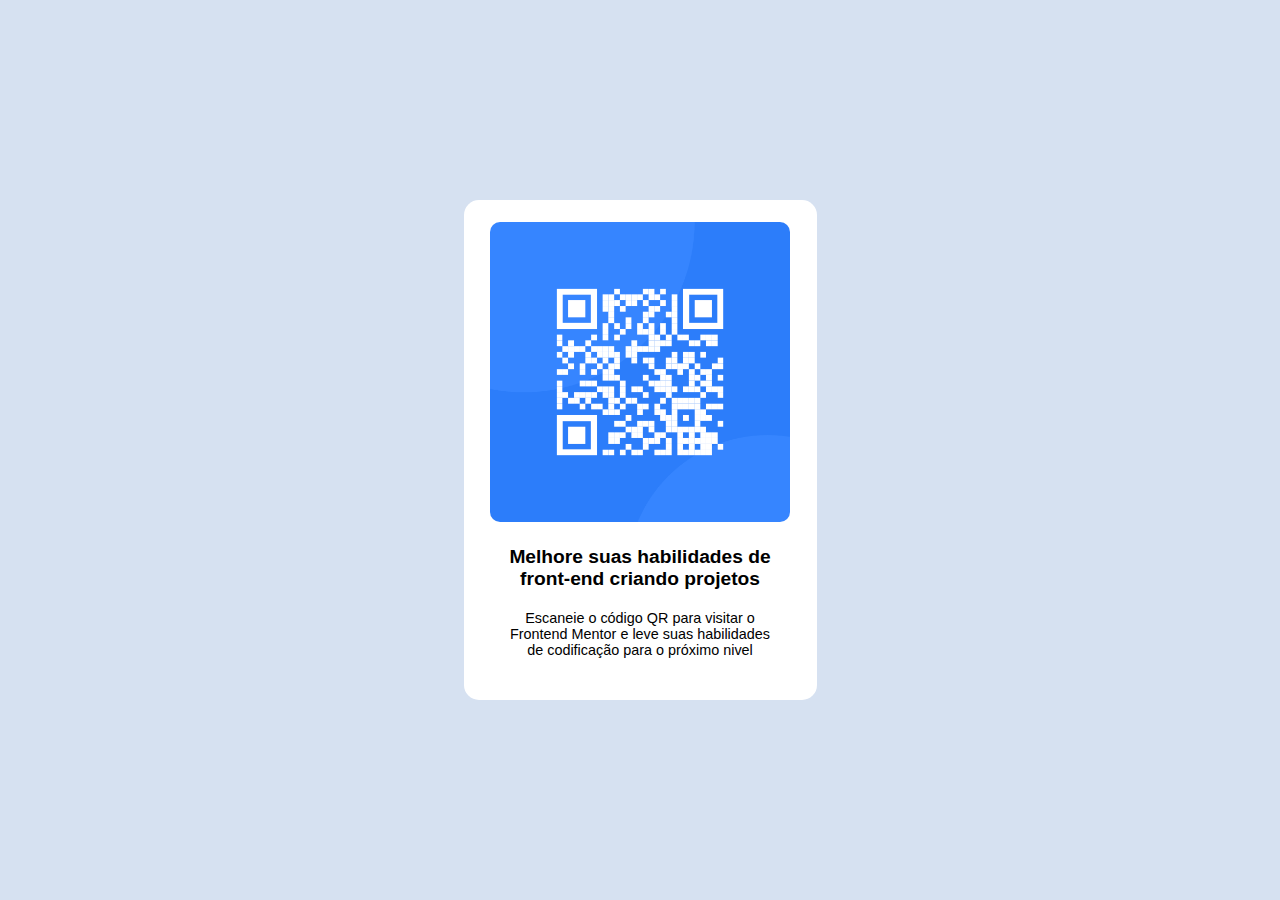
<file: exercicios/ex01-codigo-qr/index.html>
<!DOCTYPE html>
<html lang="pt-br">
<head>
    <meta charset="UTF-8">
    <meta name="viewport" content="width=device-width, initial-scale=1.0">
    <link rel="shortcut icon" href="images/favicon-32x32.png" type="image/x-icon">
    <link rel="stylesheet" href="estilo/style.css">
    <title>CodigoQR</title>
</head>
<body>
    <main>
       <div id="imagem">
           
               <img src="images/image-qr-code.png" alt="CodigoQR">
       </div>
        <h2>Melhore suas habilidades de front-end criando projetos</h2>
        <p>Escaneie o código QR para visitar o Frontend Mentor e leve suas habilidades de codificação para o próximo nivel</p>
    </main>
</body>
</html>
</file>
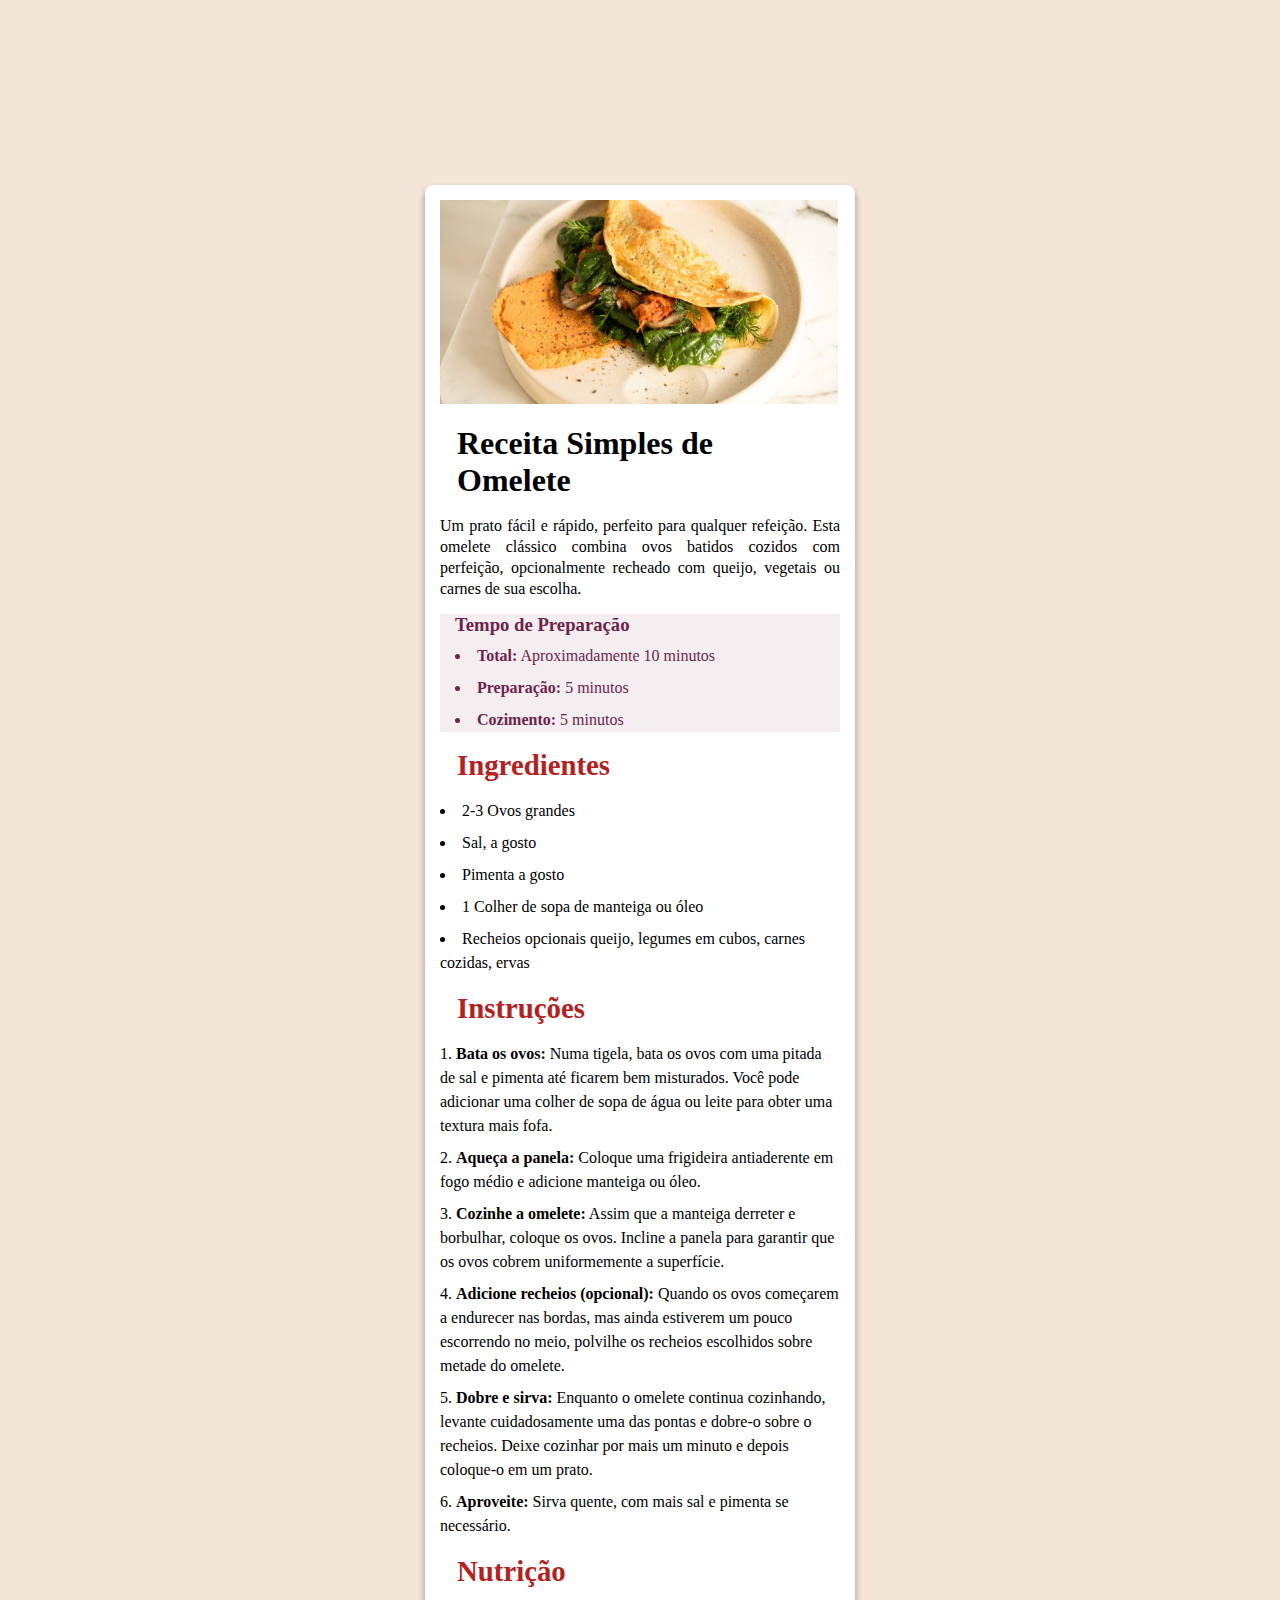
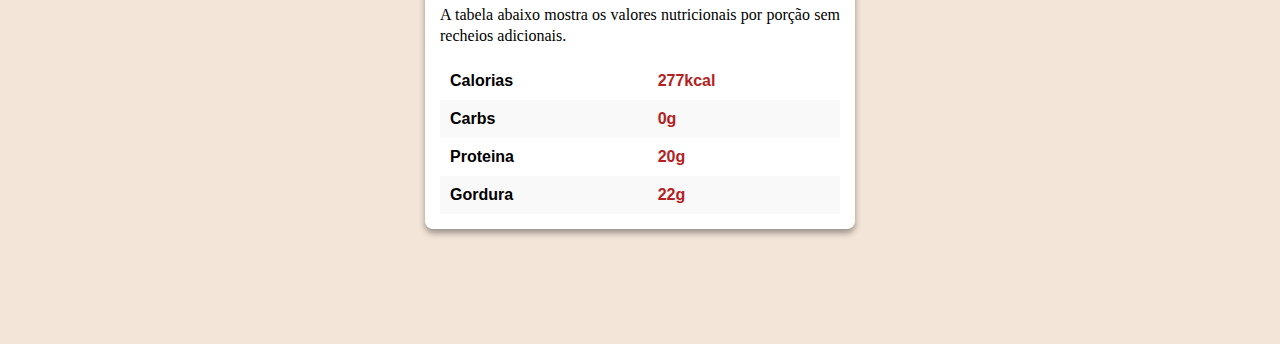
<file: exercicios/ex02-pagina-de-receita/index.html>
<!DOCTYPE html>
<html lang="pt-br">
<head>
    <meta charset="UTF-8">
    <meta name="viewport" content="width=device-width, initial-scale=1.0">
    <title>Recipe page</title>
    <link rel="shortcut icon" href="../ex02-pagina-de-receita/recipe-page-main/assets/images/favicon-32x32.png" type="image/x-icon">
    <link rel="stylesheet" href="estilos/style.css">
</head>
<body>
    <main>

        <img src="../ex02-pagina-de-receita/recipe-page-main/assets/images/image-omelette.jpeg" alt="FOTO">

        <h1>Receita Simples de Omelete</h1>
        <p>
            Um prato fácil e rápido, perfeito para qualquer refeição. Esta omelete clássico combina ovos batidos cozidos com perfeição, opcionalmente recheado com queijo, vegetais ou carnes de sua escolha.
            </p>

        <div id="preparo">
            <h3>Tempo de Preparação</h3>
            <ul>
                <li><strong>Total:</strong> Aproximadamente 10 minutos</li>
                <li><strong>Preparação:</strong> 5 minutos</li>
                <li><strong>Cozimento:</strong> 5 minutos</li>
            </ul>
        </div>

        <h2>Ingredientes</h2>
        <ul>
            <li>2-3 Ovos grandes</li>
            <li>Sal, a gosto</li>
            <li>Pimenta a gosto</li>
            <li>1 Colher de sopa de manteiga ou óleo</li>
            <li>Recheios opcionais queijo, legumes em cubos, carnes cozidas, ervas</li>
        </ul>

        <h2>Instruções</h2>
        <ol>
            <li><strong>Bata os ovos:</strong> Numa tigela, bata os ovos com uma pitada de sal e pimenta até ficarem bem misturados. Você pode adicionar uma colher de sopa de água ou leite para obter uma textura mais fofa.</li>
            <li><strong>Aqueça a panela:</strong> Coloque uma frigideira antiaderente em fogo médio e adicione manteiga ou óleo.</li>
            <li><strong>Cozinhe a omelete:</strong> Assim que a manteiga derreter e borbulhar, coloque os ovos. Incline a panela para garantir que os ovos cobrem uniformemente a superfície.</li>
            <li><strong>Adicione recheios (opcional):</strong> Quando os ovos começarem a endurecer nas bordas, mas ainda estiverem um pouco escorrendo no meio, polvilhe os recheios escolhidos sobre metade do omelete.</li>
            <li><strong>Dobre e sirva:</strong> Enquanto o omelete continua cozinhando, levante cuidadosamente uma das pontas e dobre-o sobre o recheios. Deixe cozinhar por mais um minuto e depois coloque-o em um prato.</li>
            <li><strong>Aproveite:</strong> Sirva quente, com mais sal e pimenta se necessário.</li>
        </ol>

        <h2>Nutrição</h2>
        <p>A tabela abaixo mostra os valores nutricionais por porção sem recheios adicionais.</p>
        <table>
            <tr>
                <th>Calorias</th>
                <td>277kcal</td>
            </tr>
            <tr>
                <th>Carbs</th>
                <td>0g</td>
            </tr>
            <tr>
                <th>Proteina</th>
                <td>20g</td>
            </tr>
            <tr>
                <th>Gordura</th>
                <td>22g</td>
            </tr>
        </table>
    </main>
</body>
</html>
</file>
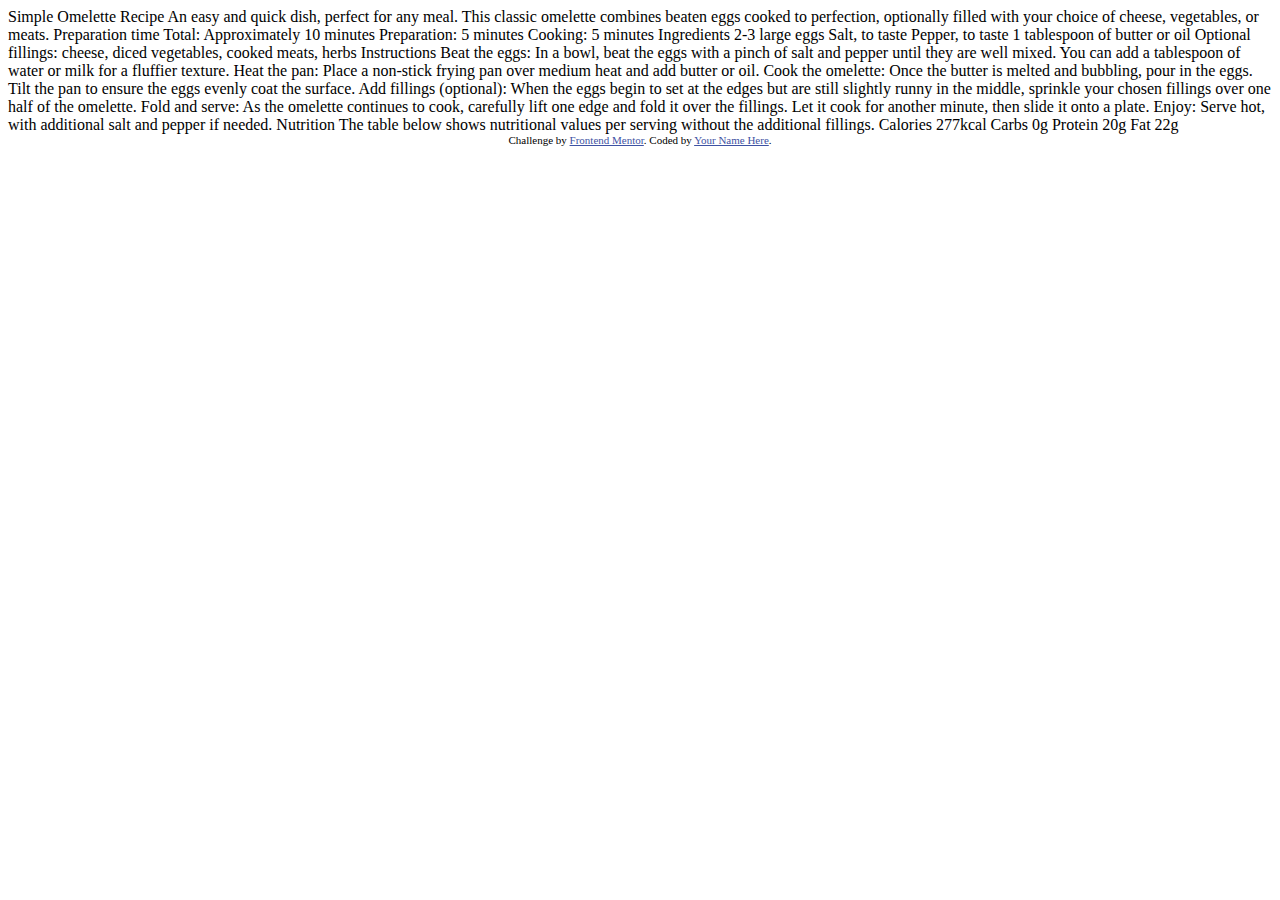
<file: exercicios/ex02-pagina-de-receita/recipe-page-main/index.html>
<!DOCTYPE html>
<html lang="en">
<head>
  <meta charset="UTF-8">
  <meta name="viewport" content="width=device-width, initial-scale=1.0"> <!-- displays site properly based on user's device -->

  <link rel="icon" type="image/png" sizes="32x32" href="./assets/images/favicon-32x32.png">
  
  <title>Frontend Mentor | Recipe page</title>

  <!-- Feel free to remove these styles or customise in your own stylesheet 👍 -->
  <style>
    .attribution { font-size: 11px; text-align: center; }
    .attribution a { color: hsl(228, 45%, 44%); }
  </style>
</head>
<body>

  Simple Omelette Recipe

  An easy and quick dish, perfect for any meal. This classic omelette combines beaten eggs cooked 
  to perfection, optionally filled with your choice of cheese, vegetables, or meats.

  Preparation time

  Total: Approximately 10 minutes
  Preparation: 5 minutes
  Cooking: 5 minutes

  Ingredients

  2-3 large eggs
  Salt, to taste
  Pepper, to taste
  1 tablespoon of butter or oil
  Optional fillings: cheese, diced vegetables, cooked meats, herbs

  Instructions

  Beat the eggs: In a bowl, beat the eggs with a pinch of salt and pepper until they are well mixed. 
  You can add a tablespoon of water or milk for a fluffier texture.

  Heat the pan: Place a non-stick frying pan over medium heat and add butter or oil.

  Cook the omelette: Once the butter is melted and bubbling, pour in the eggs. Tilt the pan to ensure 
  the eggs evenly coat the surface.

  Add fillings (optional): When the eggs begin to set at the edges but are still slightly runny in the 
  middle, sprinkle your chosen fillings over one half of the omelette.

  Fold and serve: As the omelette continues to cook, carefully lift one edge and fold it over the 
  fillings. Let it cook for another minute, then slide it onto a plate.

  Enjoy: Serve hot, with additional salt and pepper if needed.

  Nutrition

  The table below shows nutritional values per serving without the additional fillings.

  Calories
  277kcal

  Carbs
  0g

  Protein
  20g

  Fat
  22g
  
  <div class="attribution">
    Challenge by <a href="https://www.frontendmentor.io?ref=challenge" target="_blank">Frontend Mentor</a>. 
    Coded by <a href="#">Your Name Here</a>.
  </div>
</body>
</html>
</file>
<file: exercicios/ex01-codigo-qr/estilo/style.css>
@charset "UTF";

* {
    padding: 0px;
    margin: 0px;
    box-sizing: border-box;
    font-family: Arial, Helvetica, sans-serif;
}

body, html {
    background-color: #D6E1F1;
    height:100vh;
    display: flex;
    justify-content: center;
    align-items: center;
}

main {
    background-color: white;
    width: 353px;
    padding: 22px;
    border-radius: 15px;
    
}

main, h2, p {
    margin: 20px;
    text-align: center;
}

h2 {
    font-size: 1.2em;
}

p {
    font-size: 0.9em;
}

img {
    height: 300px;
    width: 300px;
    border-radius: 10px;
}

div#imagem {
    text-align: center;
}
</file>
<file: exercicios/ex02-pagina-de-receita/estilos/style.css>
@charset "UTF-8";

* {
    margin: 0px;
    padding: 0px;
}

body {
    display: flex;
    align-items: center;
    justify-content: center;
    height: 216vh;
    margin: 0px;
    background-color: #f3e5d8;
}

main {
    background-color: white;
    min-width: 400px;
    max-width: 320px;
    padding: 15px;
    margin-top: 70px;
    border-radius: 8px;
    box-shadow: 0px 4px 6px rgba(0, 0, 0, 0.373);
}

main p {
    margin: 15px 0px;
    text-align: justify;
    line-height: 1.3em;
}

div#preparo {
    color: #6e2448;
    background-color: #7d305515;
    text-indent: 15px;
}

table {
    width: 100%;
    border-collapse: collapse;
    font-family: Arial,  sans-serif;
}

th, td {
    padding: 10px;
    text-align: left;
}

td {
    font-weight: bold;
    color: #b22222;
}

tr:nth-child(even) {
    background-color: #f9f9f9;
}

h1, h2, p {
    margin: 17px;
}

h2 {
    font-size: 1.8em;
    color: #b22222;
}

ul, ol {
    line-height: 1.5em;
    list-style-position: inside;
}

li {
    margin-top: 8px;
}

img {
    width: 398px;
    height: 204px;
    text-align: center;
}
</file>
